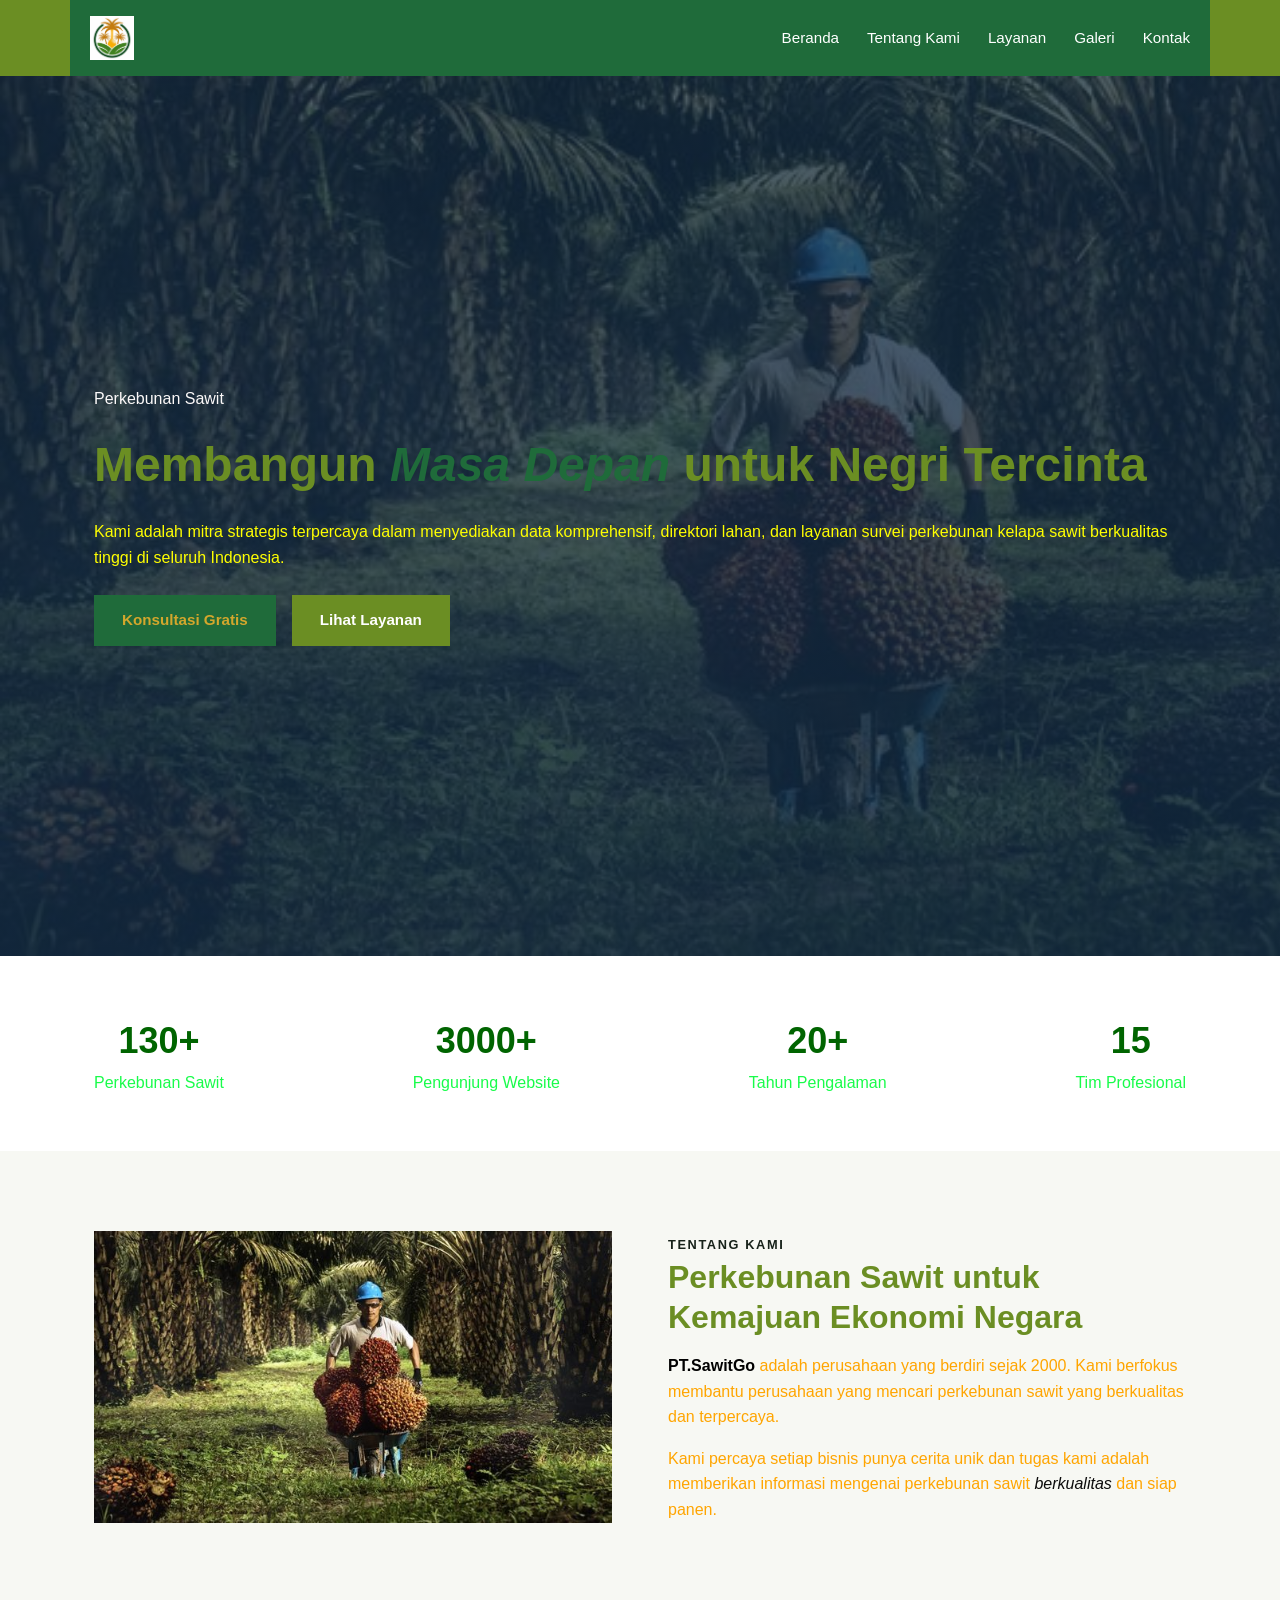
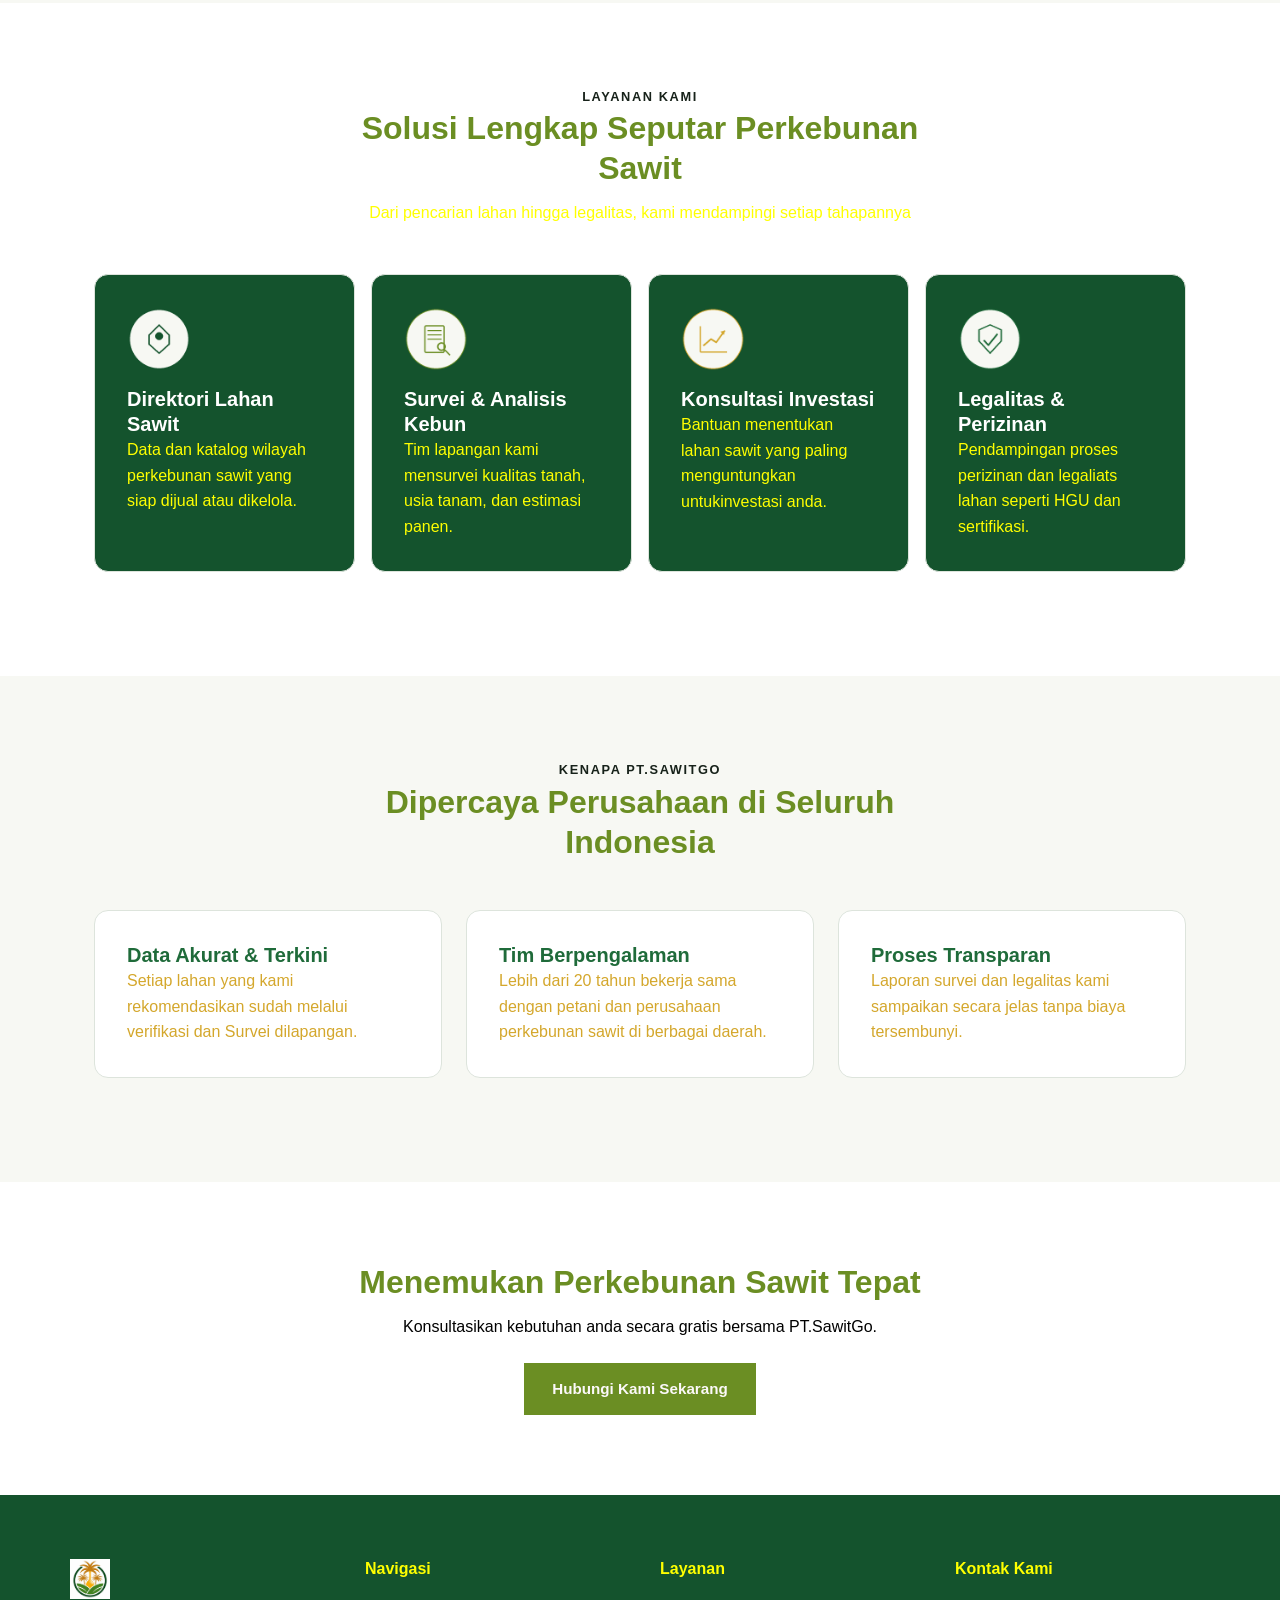
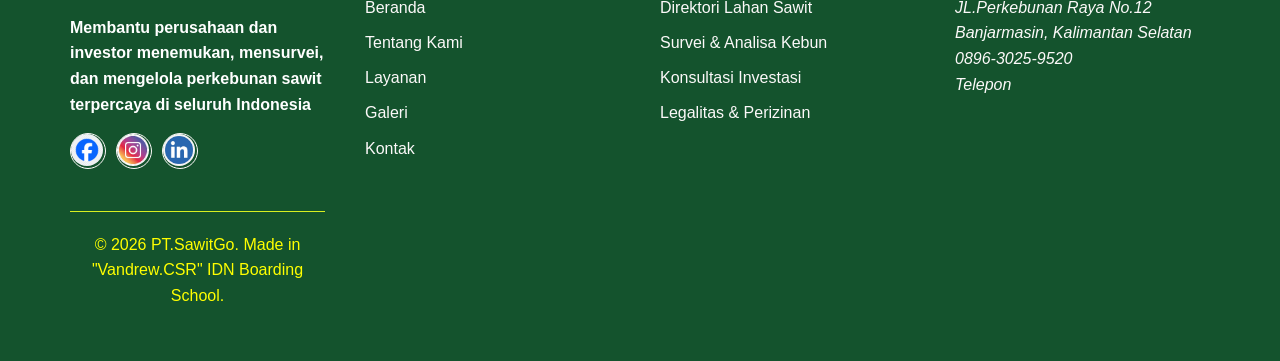
<file: index.html>
<!DOCTYPE html>
<html lang="en">
    <head>
        <meta charset="UTF-8">
        <meta name="viewport" content="width=device-width, initial-scale=1.0">
        <title>PT.SawiGo</title>
        <link rel="stylesheet" href="assets/css/style.css">
    </head>
    <body>
        <header>

            <nav class="navbar bg-secondary">

                <div class="container navbar__inner">

                    <a href="" class="navbar__logo">
                        <img src="assets/image/Sawit.jpeg" alt="">
                    </a>

                    <ul class="navbar__menu">
                        <li><a href="">Beranda</a></li>
                        <li><a href="tentang.html">Tentang Kami</a></li>
                        <li><a href="layanan.html">Layanan</a></li>
                        <li><a href="galeri.html">Galeri</a></li>
                        <li><a href="kontak.html">Kontak</a></li>
                    </ul>

                </div>

            </nav>

        </header>

        <main>

            <!-- Section Hero -->
            <section class="hero" id="hero">

                <div class="container hero__inner">
                    <span>Perkebunan Sawit</span>

                    <h1>Membangun <em>Masa Depan</em> untuk Negri Tercinta</h1>
                    <p>
                        Kami adalah mitra strategis terpercaya dalam menyediakan data komprehensif,
                         direktori lahan, dan layanan survei perkebunan kelapa sawit berkualitas tinggi di seluruh Indonesia.
                    </p>

                    <div class="btn-group">
                        <a href="kontak.html" class="btn btn--primary">Konsultasi Gratis</a>
                        <a href="Layanan.html" class="btn btn--outline ">Lihat Layanan</a>
                    </div>

                </div>

            </section>

            <!-- Section Statistik -->
            <section style="padding: 3.5rem; ">

                <div class="container stats">

                    <div class="stats__item"><strong>130+</strong><p style="color: rgb(24, 252, 74);">Perkebunan Sawit</p></div>
                    <div class="stats__item"><strong>3000+</strong><p style="color: rgb(24, 252, 74);">Pengunjung Website</p></div>
                    <div class="stats__item"><strong>20+</strong><p style="color: rgb(24, 252, 74);">Tahun Pengalaman</p></div>
                    <div class="stats__item"><strong>15</strong><p style="color: rgb(24, 252, 74);">Tim Profesional</p></div>

                </div>

            </section>

            <!-- Section Tentang -->
            <section class="bg-light">

                <div class="container grid-about">

                    <div class="grid-about__image">
                        <img src="assets/image/Petani.jpeg" alt="Ilustrasi">
                    </div>

                    <div class="grid-about__text">

                        <div class="section-title" style="text-align: left; margin: 0 0 1rem 0;">
                            <span>Tentang Kami</span>
                            <h2>Perkebunan Sawit untuk Kemajuan Ekonomi Negara</h2>
                        </div>

                        <p style="color: orange;">
                        <strong style="color: black;">PT.SawitGo</strong> adalah perusahaan yang berdiri sejak 2000. Kami
                        berfokus membantu perusahaan yang mencari perkebunan sawit yang
                        berkualitas dan terpercaya.
                        </p>

                        <p style="margin-top: 1rem; color: orange;">Kami percaya setiap bisnis punya cerita unik dan tugas
                        kami adalah
                        memberikan informasi mengenai perkebunan sawit
                         <em style="color: rgb(12, 12, 12);">berkualitas</em> dan siap panen.
                        </p>

                    </div>

                </div>

            </section>

            <!-- Section Layanan -->
            <section>
                    <div class="container">

                        <div class="section-title">
                            <span>Layanan Kami</span>
                            <h2>Solusi Lengkap Seputar Perkebunan Sawit</h2>
                            <p>Dari pencarian lahan hingga legalitas, kami mendampingi setiap tahapannya</p>
                        </div>

                        <div class="grid-services">

                            <div class="card card__services">
                                <img src="assets/image/icon-1.png" alt="ikon lahan sawit" 
                                style="width: 64px; height: 64px; margin-bottom: 1rem;">
                                <h3>Direktori Lahan Sawit</h3>
                                <p>Data dan katalog wilayah perkebunan sawit yang siap dijual atau dikelola.</p>
                            </div>

                            <div class="card card__services">
                                <img src="assets/image/icon-2.png" alt="ikon survei" 
                                style="width: 64px; height: 64px; margin-bottom: 1rem;">
                                <h3>Survei &amp; Analisis Kebun</h3>
                                <p>Tim lapangan kami mensurvei kualitas tanah, usia tanam, dan estimasi panen.</p>
                            </div>

                            <div class="card card__services">
                                <img src="assets/image/icon-3.png" alt="ikon konsultasi"
                                style="width: 64px; height: 64px; margin-bottom: 1rem;">
                                <h3>Konsultasi Investasi</h3>
                                <p>Bantuan menentukan lahan sawit yang paling menguntungkan untukinvestasi anda.</p>
                            </div>

                            <div class="card card__services">
                                <img src="assets/image/icon-4.png" alt="ikon legalitas"
                                style="width: 64px; height: 64px; margin-bottom: 1rem;">
                                <h3>Legalitas &amp; Perizinan</h3>
                                <p>Pendampingan proses perizinan dan legaliats lahan seperti HGU dan sertifikasi.</p>
                            </div>

                        </div>

                    </div>
            </section>

            <!-- section kenapa memilih kami -->
            <section class="bg-light">

                <div class="container">

                    <div class="section-title">
                        <span>Kenapa PT.SawitGO</span>
                        <h2>Dipercaya Perusahaan di Seluruh Indonesia</h2>
                    </div>

                    <div class="flex-row">
                        
                        <div class="card1">
                            <h3>Data Akurat &amp; Terkini</h3>
                            <p class="paragraf">Setiap lahan yang kami rekomendasikan sudah melalui verifikasi dan Survei
                                dilapangan.
                            </p>
                        </div>

                        <div class="card1">
                            <h3>Tim Berpengalaman</h3>
                            <p class="paragraf">Lebih dari 20 tahun bekerja sama dengan petani dan perusahaan
                                perkebunan sawit di berbagai daerah.
                            </p>
                        </div>

                        <div class="card1">
                            <h3>Proses Transparan</h3>
                            <p class="paragraf">Laporan survei dan legalitas kami sampaikan
                                secara jelas tanpa biaya tersembunyi.</p>
                        </div>

                    </div>

                </div>

            </section>

            <!-- Kontak Kami -->
            <section>

                <div class="container" style="text-align: center;">
                    <h2>Menemukan Perkebunan Sawit Tepat</h2>
                    <p style="max-width: 520px; margin: 0 auto 1.5rem auto; color: black;">Konsultasikan kebutuhan anda secara gratis bersama
                        PT.SawitGo.
                    </p>
                    <a href="" class="btn btn--dark">Hubungi Kami Sekarang</a>
                </div>

            </section>
        </main>

        <footer class="footer">

            <div class="container footer-grid">

                <div>
                    <img src="assets/image/Sawit.jpeg" alt="logo sawit"
                    style="height: 2.5rem; margin-bottom: 1rem;">
                    <p>
                        <strong>
                        Membantu perusahaan dan investor menemukan,
                        mensurvei, dan mengelola perkebunan sawit terpercaya di seluruh Indonesia
                        </strong>
                    </p>

                    <div class="social-links" style="margin-top: 1rem; display: flex; gap: 10px; align-items: center;">
                        <a href="https://www.facebook.com" target="_blank" rel="noopener" aria-label="Facebook">
                            <img src="assets/image/facebook-logo.webp" alt="Facebook" style="width: 32px; height: 32px; border-radius: 50%;">
                        </a>
                        <a href="https://www.instagram.com" target="_blank" rel="noopener" aria-label="Instagram">
                            <img src="assets/image/sm_5b37de3263964.jpg" alt="Instagram" style="width: 32px; height: 32px; border-radius: 50%;">
                        </a>
                        <a href="https://www.linkedin.com" target="_blank" rel="noopener" aria-label="LinkedIn">
                            <img src="assets/image/czNmcy1wcml2YXRlL3Jhd3BpeGVsX2ltYWdlcy93ZWJzaXRlX2NvbnRlbnQvbHIvdjk4Mi1kMy0xMC5wbmc.jpg" alt="LinkedIn" style="width: 32px; height: 32px; border-radius: 50%;">
                        </a>
                    </div>

                </div>

                <div>
                    <h4>Navigasi</h4>
                    <ul>
                        <li><a href="">Beranda</a></li>
                        <li><a href="">Tentang Kami</a></li>
                        <li><a href="">Layanan</a></li>
                        <li><a href="">Galeri</a></li>
                        <li><a href="">Kontak</a></li>
                    </ul>
                </div>

                <div>
                    <h4>Layanan</h4>
                    <ul>
                        <li><a href="layanan.html">Direktori Lahan Sawit</a></li>
                        <li><a href="layanan.html">Survei &amp; Analisa Kebun</a></li>
                        <li><a href="layanan.html">Konsultasi Investasi</a></li>
                        <li><a href="layanan.html">Legalitas &amp; Perizinan</a></li>
                    </ul>
                </div>

                <div>
                    <h4>Kontak Kami</h4>
                    <address>
                        JL.Perkebunan Raya No.12<br>
                        Banjarmasin, Kalimantan Selatan<br>
                        0896-3025-9520<br>
                        <a href="https://web.whatsapp.com/">Telepon</a>
                    </address>
                </div>

                <div class="footer-bottom">
                    <p>&copy; 2026 PT.SawitGo. Made in "Vandrew.CSR" IDN Boarding School.</p>
                </div>

            </div>

        </footer>
        
    </body>

</html>
</file>
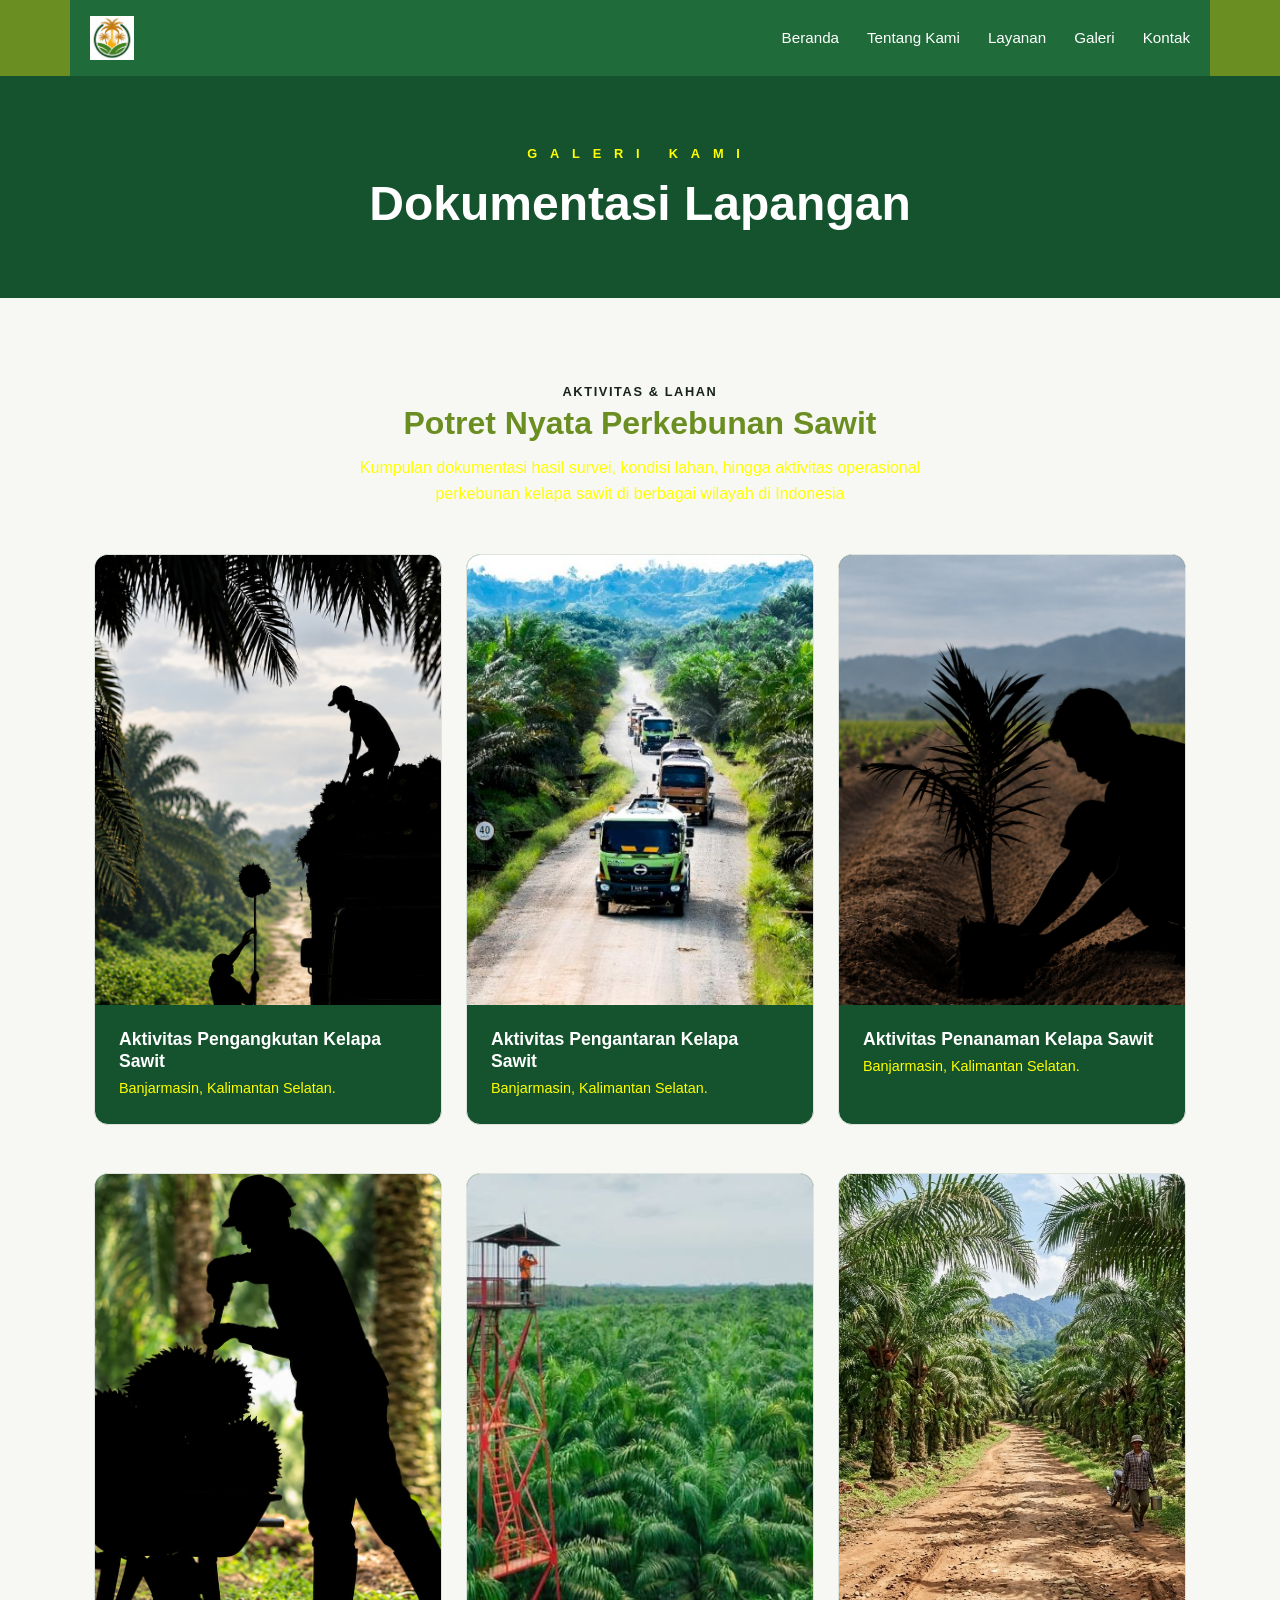
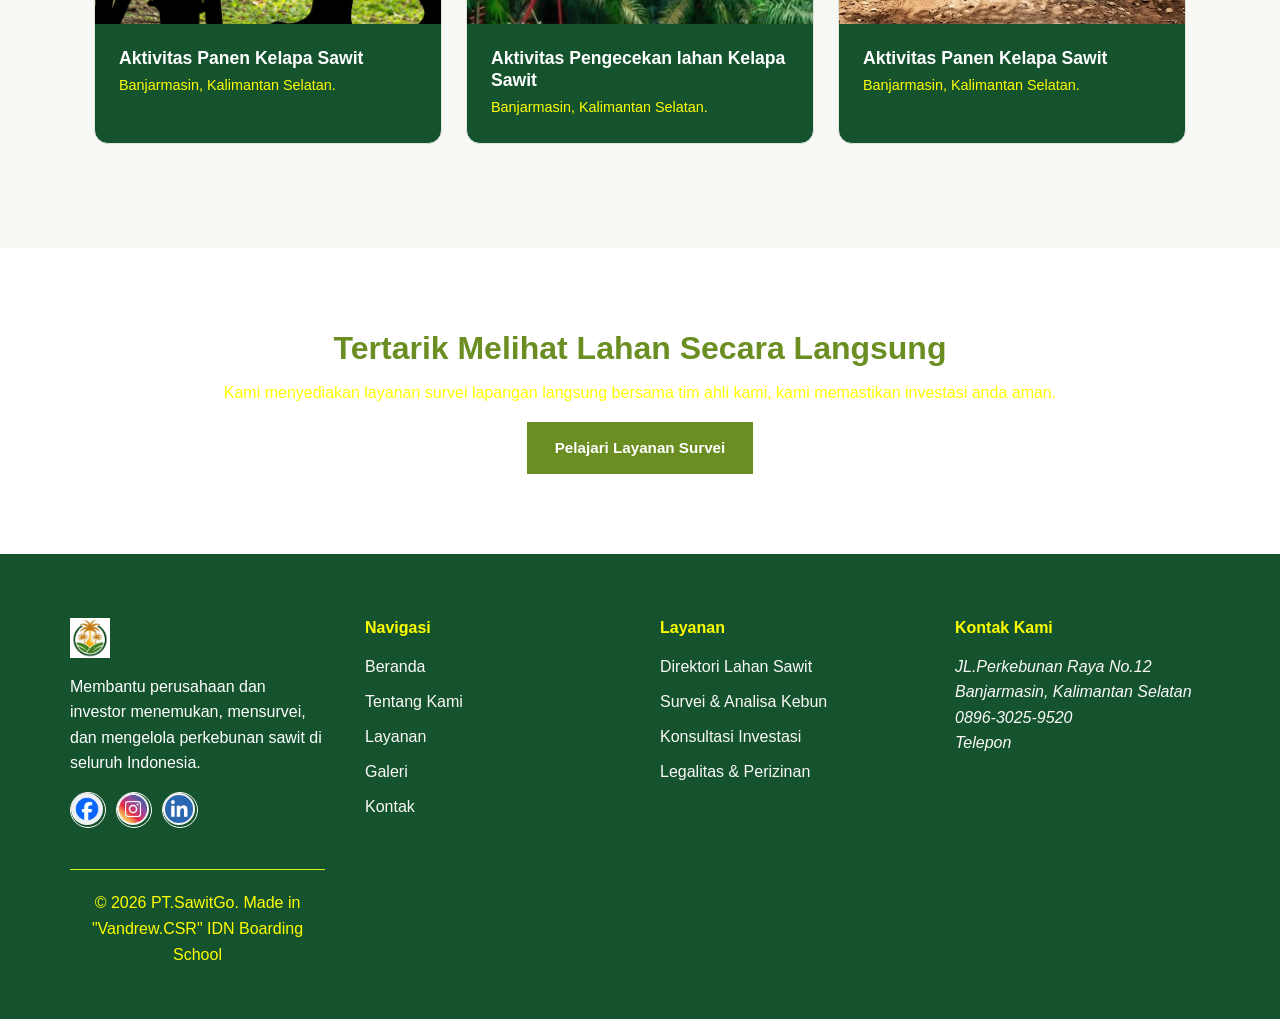
<file: galeri.html>
<!DOCTYPE html>
<html lang="en">

    <head>
        <meta charset="UTF-8">
        <meta name="viewport" content="width=device-width, initial-scale=1.0">
        <title>PT.SawitGo (galeri)</title>
        <link rel="stylesheet" href="assets/css/style.css">
    </head>

    <body>

        <header>

            <nav class="navbar bg-secondary">

                <div class="container navbar__inner">

                    <a href="" class="navbar__logo">
                        <img src="assets/image/Sawit.jpeg" alt="">
                    </a>

                    <ul class="navbar__menu">
                        <li><a href="index.html">Beranda</a></li>
                        <li><a href="tentang.html">Tentang Kami</a></li>
                        <li><a href="layanan.html">Layanan</a></li>
                        <li><a href="galeri.html">Galeri</a></li>
                        <li><a href="kontak.html">Kontak</a></li>
                    </ul>

                </div>

            </nav>

        </header>

        <main>

            <section class="bg-primary" style="padding: 4rem 0;">

                <div class="container" style="text-align: center;;">
                    <span style="color: yellow; text-transform: uppercase;
                    letter-spacing: 0.8rem; font-size: 0.8rem; font-weight: 700;">Galeri Kami</span>
                    <h1 style="color: white; margin-top: 0.5rem;">Dokumentasi Lapangan</h1>
                </div>

            </section>

            <!-- section grid foto galeri -->
                     <section class="bg-light">
            <div class="container">
                <!-- title -->
                <div class="section-title">
                    <span>Aktivitas & Lahan</span>
                    <h2>Potret Nyata Perkebunan Sawit</h2>
                    <p>
                        Kumpulan dokumentasi hasil survei, kondisi lahan, 
                        hingga aktivitas operasional perkebunan kelapa sawit
                        di berbagai wilayah di Indonesia
                    </p>
                </div>
                <!-- galeri -->
                <div style="display: grid; grid-template-columns: repeat(auto-fit, minmax(300px, 1fr)); gap: 1.5rem;">
                    <!-- item galeri 1 -->
                    <div class="card" style="padding: 0; overflow: hidden; border-radius: 14px;">
                        <img src="assets/image/ChatGPT Image 23 Sep 2026, 09.08.24.png" alt=""
                        style="width: 100%; height: 450px; object-fit: cover;">
                        <div style="padding: 1.5rem;">
                            <h3 style="font-size: 1.1rem; margin-bottom: 0.25rem;">Aktivitas Pengangkutan Kelapa Sawit</h3>
                            <p style="font-size: 0.9rem; color: yellow;">Banjarmasin, Kalimantan Selatan.</p>
                        </div>
                    </div>
                    <!-- item galeri 2 -->
                     <div class="card" style="padding: 0; overflow: hidden; border-radius: 14px;">
                        <img src="assets/image/image_750x_683f18fe6decf.jpg" alt=""
                        style="width: 100%; height: 450px; object-fit: cover;">
                        <div style="padding: 1.5rem;">
                            <h3 style="font-size: 1.1rem; margin-bottom: 0.25rem;">Aktivitas Pengantaran Kelapa Sawit</h3>
                            <p style="font-size: 0.9rem; color: yellow;">Banjarmasin, Kalimantan Selatan.</p>
                        </div>
                    </div>
                    <!-- item galeri 3 -->
                     <div class="card" style="padding: 0; overflow: hidden; border-radius: 14px;">
                        <img src="assets/image/image2.png" alt=""
                        style="width: 100%; height: 450px; object-fit: cover;">
                        <div style="padding: 1.5rem;">
                            <h3 style="font-size: 1.1rem; margin-bottom: 0.25rem;">Aktivitas Penanaman Kelapa Sawit</h3>
                            <p style="font-size: 0.9rem; color: yellow;">Banjarmasin, Kalimantan Selatan.</p>
                        </div>
                    </div>
                    <!-- item galeri 4 -->
                     <div class="card" style="padding: 0; overflow: hidden; border-radius: 14px;">
                        <img src="assets/image/Petani Siluet.png" alt=""
                        style="width: 100%; height: 450px; object-fit: cover;">
                        <div style="padding: 1.5rem;">
                            <h3 style="font-size: 1.1rem; margin-bottom: 0.25rem;">Aktivitas Panen Kelapa Sawit</h3>
                            <p style="font-size: 0.9rem; color: yellow;">Banjarmasin, Kalimantan Selatan.</p>
                        </div>
                    </div>
                    <!-- item galeri 5 -->
                     <div class="card" style="padding: 0; overflow: hidden; border-radius: 14px;">
                        <img src="assets/image/IMG-20251009-WA0002.jpg" alt=""
                        style="width: 100%; height: 450px; object-fit: cover;">
                        <div style="padding: 1.5rem;">
                            <h3 style="font-size: 1.1rem; margin-bottom: 0.25rem;">Aktivitas Pengecekan lahan Kelapa Sawit</h3>
                            <p style="font-size: 0.9rem; color: yellow;">Banjarmasin, Kalimantan Selatan.</p>
                        </div>
                    </div>
                    <!-- item galeri 6 -->
                     <div class="card" style="padding: 0; overflow: hidden; border-radius: 14px;">
                        <img src="assets/image/1775445237.jpg" alt=""
                        style="width: 100%; height: 450px; object-fit: cover;">
                        <div style="padding: 1.5rem;">
                            <h3 style="font-size: 1.1rem; margin-bottom: 0.25rem;">Aktivitas Panen Kelapa Sawit</h3>
                            <p style="font-size: 0.9rem; color: yellow;">Banjarmasin, Kalimantan Selatan.</p>
                        </div>
                    </div>

                </div>

            </div>

         </section>

            <section>

                <div class="container" style="text-align: center;">
                    <h2>Tertarik Melihat Lahan Secara Langsung</h2>
                    <p style="margin-bottom: 1rem;">
                        Kami menyediakan layanan survei lapangan langsung bersama 
                        tim ahli kami, kami memastikan investasi anda aman.
                    </p>
                    <a href="layanan.html" class="btn btn--outline">Pelajari Layanan Survei</a>
                </div>

            </section>

        </main>

    

        <footer class="footer">

            <div class="container footer-grid">

                <div>
                    <img src="assets/image/Sawit.jpeg" alt=""
                    style="height: 2.5rem; margin-bottom: 1rem;">
                    <p style="color: white;">
                        Membantu perusahaan dan investor menemukan, mensurvei,
                        dan mengelola perkebunan sawit di seluruh Indonesia.
                    </p>

                    <div class="social-links" style="margin-top: 1rem; display: flex; gap: 10px; align-items: center;">
                        <a href="https://www.facebook.com" target="_blank" rel="noopener" aria-label="Facebook">
                            <img src="assets/image/facebook-logo.webp" alt="Facebook" style="width: 32px; height: 32px; border-radius: 50%;">
                        </a>
                        <a href="https://www.instagram.com" target="_blank" rel="noopener" aria-label="Instagram">
                            <img src="assets/image/sm_5b37de3263964.jpg" alt="Instagram" style="width: 32px; height: 32px; border-radius: 50%;">
                        </a>
                        <a href="https://www.linkedin.com" target="_blank" rel="noopener" aria-label="LinkedIn">
                            <img src="assets/image/czNmcy1wcml2YXRlL3Jhd3BpeGVsX2ltYWdlcy93ZWJzaXRlX2NvbnRlbnQvbHIvdjk4Mi1kMy0xMC5wbmc.jpg" alt="LinkedIn" style="width: 32px; height: 32px; border-radius: 50%;">
                        </a>
                    </div>

                </div>

                <div>
                    <h4>Navigasi</h4>
                    <ul>
                        <li><a href="">Beranda</a></li>
                        <li><a href="">Tentang Kami</a></li>
                        <li><a href="">Layanan</a></li>
                        <li><a href="">Galeri</a></li>
                        <li><a href="">Kontak</a></li>
                    </ul>
                </div>

                <div>
                    <h4>Layanan</h4>
                    <ul>
                        <li><a href="layanan.html">Direktori Lahan Sawit</a></li>
                        <li><a href="layanan.html">Survei &amp; Analisa Kebun</a></li>
                        <li><a href="layanan.html">Konsultasi Investasi</a></li>
                        <li><a href="layanan.html">Legalitas &amp; Perizinan</a></li>
                    </ul>
                </div>

                <div>
                    <h4>Kontak Kami</h4>
                    <address>
                        JL.Perkebunan Raya No.12<br>
                        Banjarmasin, Kalimantan Selatan<br>
                        0896-3025-9520<br>
                        <a href="https://web.whatsapp.com/">Telepon</a>
                    </address>
                </div>

                <div class="footer-bottom">
                    <p>&copy; 2026 PT.SawitGo. Made in "Vandrew.CSR" IDN Boarding School</p>
                </div>

            </div>

        </footer>

    </body>

</html>
</file>
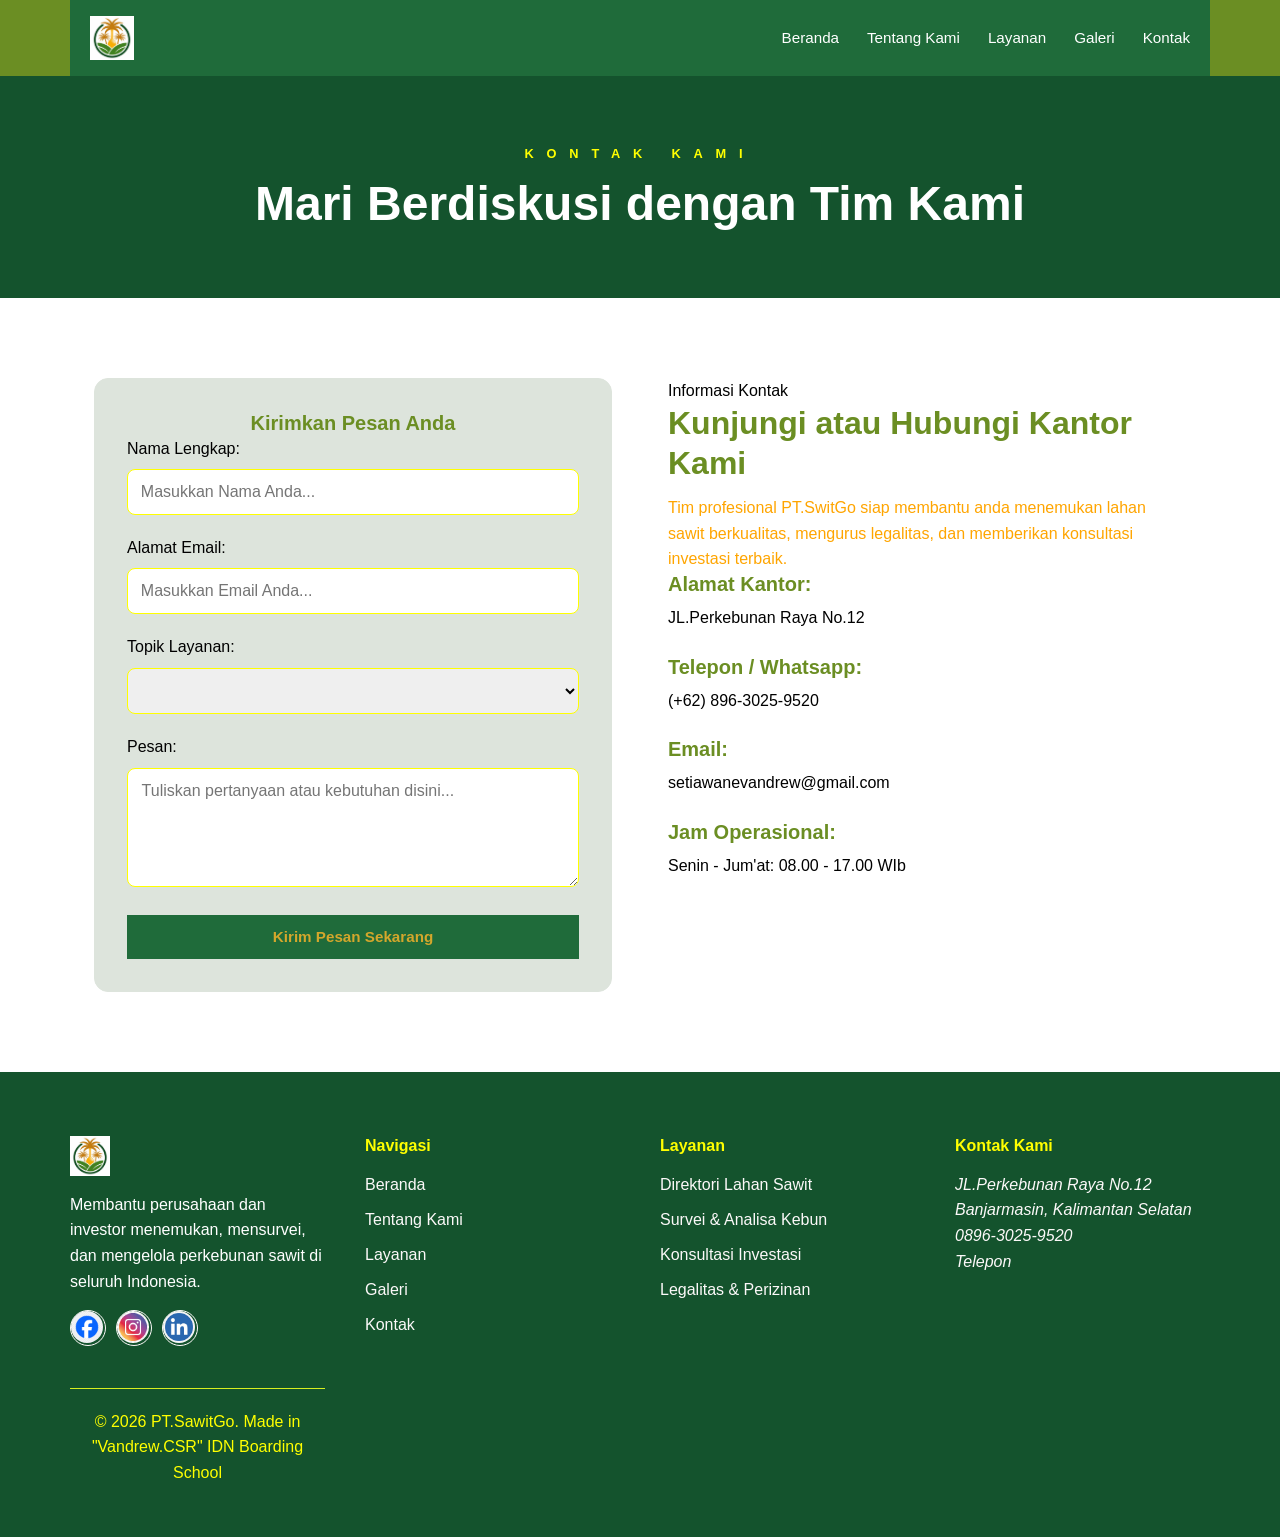
<file: kontak.html>
<!DOCTYPE html>
<html lang="en">
    <head>
        <meta charset="UTF-8">
        <meta name="viewport" content="width=device-width, initial-scale=1.0">
        <title>PT.SawitGO (kontak)</title>
        <link rel="stylesheet" href="assets/css/style.css">
        <link rel="stylesheet" href="https://cdnjs.cloudflare.com/ajax/libs/font-awesome/6.4.0/css/all.min.css">
    </head>

    <body>
        <header>

            <nav class="navbar bg-secondary">

                <div class="container navbar__inner">

                    <a href="" class="navbar__logo">
                        <img src="assets/image/Sawit.jpeg" alt="">
                    </a>

                    <ul class="navbar__menu">
                        <li><a href="index.html">Beranda</a></li>
                        <li><a href="tentang.html">Tentang Kami</a></li>
                        <li><a href="layanan.html">Layanan</a></li>
                        <li><a href="galeri.html">Galeri</a></li>
                        <li><a href="kontak.html">Kontak</a></li>
                    </ul>

                </div>

            </nav>

        </header>

        <main>

            <section class="bg-primary" style="padding: 4rem 0;">

                <div class="container" style="text-align: center;">
                    <span style="color: yellow; text-transform: uppercase;
                    letter-spacing: 0.8rem; font-weight: 700; font-size: 0.8rem;">Kontak Kami</span>
                    <h1 style="color: white; margin-top: 0.5rem;">Mari Berdiskusi dengan Tim Kami</h1>
                </div>

            </section>

            <section>

                <div class="container grid-about" style="align-items: start;">

                    <div class="grid-about__text" style="text-align: left;
                        margin: 0 0 1.5rem;">

                        <div>
                            <span style="color: black;">Informasi Kontak</span>
                            <h2>Kunjungi atau Hubungi Kantor Kami</h2>
                        </div>
                        <p style="color: orange;">
                            Tim profesional PT.SwitGo siap membantu anda menemukan lahan sawit berkualitas,
                            mengurus legalitas, dan memberikan konsultasi investasi terbaik.
                        </p>

                        <div style="display: flex; flex-direction: column; gap: 1.5rem;">

                            <div>
                                <h3 class="h3-1" style="margin-bottom: 0.5rem;">Alamat Kantor:</h3>
                                <p style="color: black;">JL.Perkebunan Raya No.12</p>
                            </div>

                            <div>
                                <h3 class="h3-1" style="margin-bottom: 0.5rem;">Telepon / Whatsapp:</h3>
                                <p style="color: black;">(+62) 896-3025-9520</p>
                            </div>

                            <div>
                                <h3 class="h3-1" style="margin-bottom: 0.5rem;">Email:</h3>
                                <p style="color: black;">setiawanevandrew@gmail.com</p>
                            </div>

                            <div>
                                <h3 class="h3-1" style="margin-bottom: 0.5rem;">Jam Operasional:</h3>
                                <p style="color: black;">Senin - Jum'at: 08.00 - 17.00 WIb </p>
                            </div>

                        </div>

                    </div>

                    <!-- kolom formulir kontak -->
                     <div class="card2" style="margin-bottom: 0;">

                        <h3 style="color: var(--secondary); text-align: center;">Kirimkan Pesan Anda</h3>
                        <form action="" method="post" style="display: flex; gap: 1.25rem; 
                        flex-direction: column;">
                            <div class="warna">
                                <label for="nama" style="display: block;
                                 margin-bottom: 0.5rem; font-weight: 500;
                                 font-size: 1rem;">Nama Lengkap:</label>
                                <input type="text" id="nama" placeholder="Masukkan Nama Anda..." required
                                 style="width: 100%; padding: 0.8rem; border: 1px solid yellow; border-radius: 8px;
                                 font-family: inherit; font-size: 1rem;">
                            </div>

                            <div class="warna">
                                <label for="email" style="display: block; margin-bottom: 0.5rem;
                                font-weight: 500; font-size: 1rem;">Alamat Email:</label>
                                <input type="email" placeholder="Masukkan Email Anda..." required
                                style="width: 100%; padding: 0.8rem; border: 1px solid yellow; border-radius: 8px;
                                font-family: inherit; font-size: 1rem;">
                            </div>

                            <div class="warna">
                                <label for="" style="display: block; margin-bottom: 0.5rem;
                                font-weight: 500; font-size: 1rem;">Topik Layanan:</label>
                                <select name="" id="" style="width: 100%; padding: 0.8rem; border: 1px solid yellow; border-radius: 8px;
                                    font-family: inherit; font-size: 1rem;">
                                    <option value=""></option>
                                    <option value="">Direktori Lahan Sawit</option>
                                    <option value="">Survei &amp; Analisis Kebun</option>
                                    <option value="">Konsultasi Investasi</option>
                                    <option value="">Legalitas &amp; Perizinan</option>
                                </select>
                            </div>

                            <div class="warna">
                                <label for="pesan" style="display: block; margin-bottom: 0.5rem;
                                font-weight: 500; font-size: 1rem;">Pesan:</label>
                                <textarea name="" id="pesan" rows="5" placeholder="Tuliskan pertanyaan atau kebutuhan disini..."
                                 required style="width: 100%; padding: 0.85rem; border: 1px solid yellow;
                                border-radius: 8px; font-family: inherit; font-size: 1rem; resize: vertical;"></textarea>
                            </div>

                            <button type="submit" class="btn btn--primary">Kirim Pesan Sekarang</button>

                        </form>

                     </div>

                </div>

            </section>

        </main>

        <footer class="footer">
            <div class="container footer-grid">

                <div>
                    <img src="assets/image/Sawit.jpeg" alt=""
                    style="height: 2.5rem; margin-bottom: 1rem;">
                    <p style="color: white;">
                        Membantu perusahaan dan investor menemukan, mensurvei,
                        dan mengelola perkebunan sawit di seluruh Indonesia.
                    </p>

                    <div class="social-links" style="margin-top: 1rem; display: flex; gap: 10px; align-items: center;">
                        <a href="https://www.facebook.com" target="_blank" rel="noopener" aria-label="Facebook">
                            <img src="assets/image/facebook-logo.webp" alt="Facebook" style="width: 32px; height: 32px; border-radius: 50%;">
                        </a>
                        <a href="https://www.instagram.com" target="_blank" rel="noopener" aria-label="Instagram">
                            <img src="assets/image/sm_5b37de3263964.jpg" alt="Instagram" style="width: 32px; height: 32px; border-radius: 50%;">
                        </a>
                        <a href="https://www.linkedin.com" target="_blank" rel="noopener" aria-label="LinkedIn">
                            <img src="assets/image/czNmcy1wcml2YXRlL3Jhd3BpeGVsX2ltYWdlcy93ZWJzaXRlX2NvbnRlbnQvbHIvdjk4Mi1kMy0xMC5wbmc.jpg" alt="LinkedIn" style="width: 32px; height: 32px; border-radius: 50%;">
                        </a>
                    </div>

                </div>

                <div>
                    <h4>Navigasi</h4>
                    <ul>
                        <li><a href="">Beranda</a></li>
                        <li><a href="">Tentang Kami</a></li>
                        <li><a href="">Layanan</a></li>
                        <li><a href="">Galeri</a></li>
                        <li><a href="">Kontak</a></li>
                    </ul>
                </div>

                <div>
                    <h4>Layanan</h4>
                    <ul>
                        <li><a href="layanan.html">Direktori Lahan Sawit</a></li>
                        <li><a href="layanan.html">Survei &amp; Analisa Kebun</a></li>
                        <li><a href="layanan.html">Konsultasi Investasi</a></li>
                        <li><a href="layanan.html">Legalitas &amp; Perizinan</a></li>
                    </ul>
                </div>

                <div>
                    <h4>Kontak Kami</h4>
                    <address>
                        JL.Perkebunan Raya No.12<br>
                        Banjarmasin, Kalimantan Selatan<br>
                        0896-3025-9520<br>
                        <a href="https://web.whatsapp.com/">Telepon</a>
                    </address>
                </div>

                <div class="footer-bottom">
                    <p>&copy; 2026 PT.SawitGo. Made in "Vandrew.CSR" IDN Boarding School</p>
                </div>

            </div>

        </footer>

    </body>

</html>
</file>
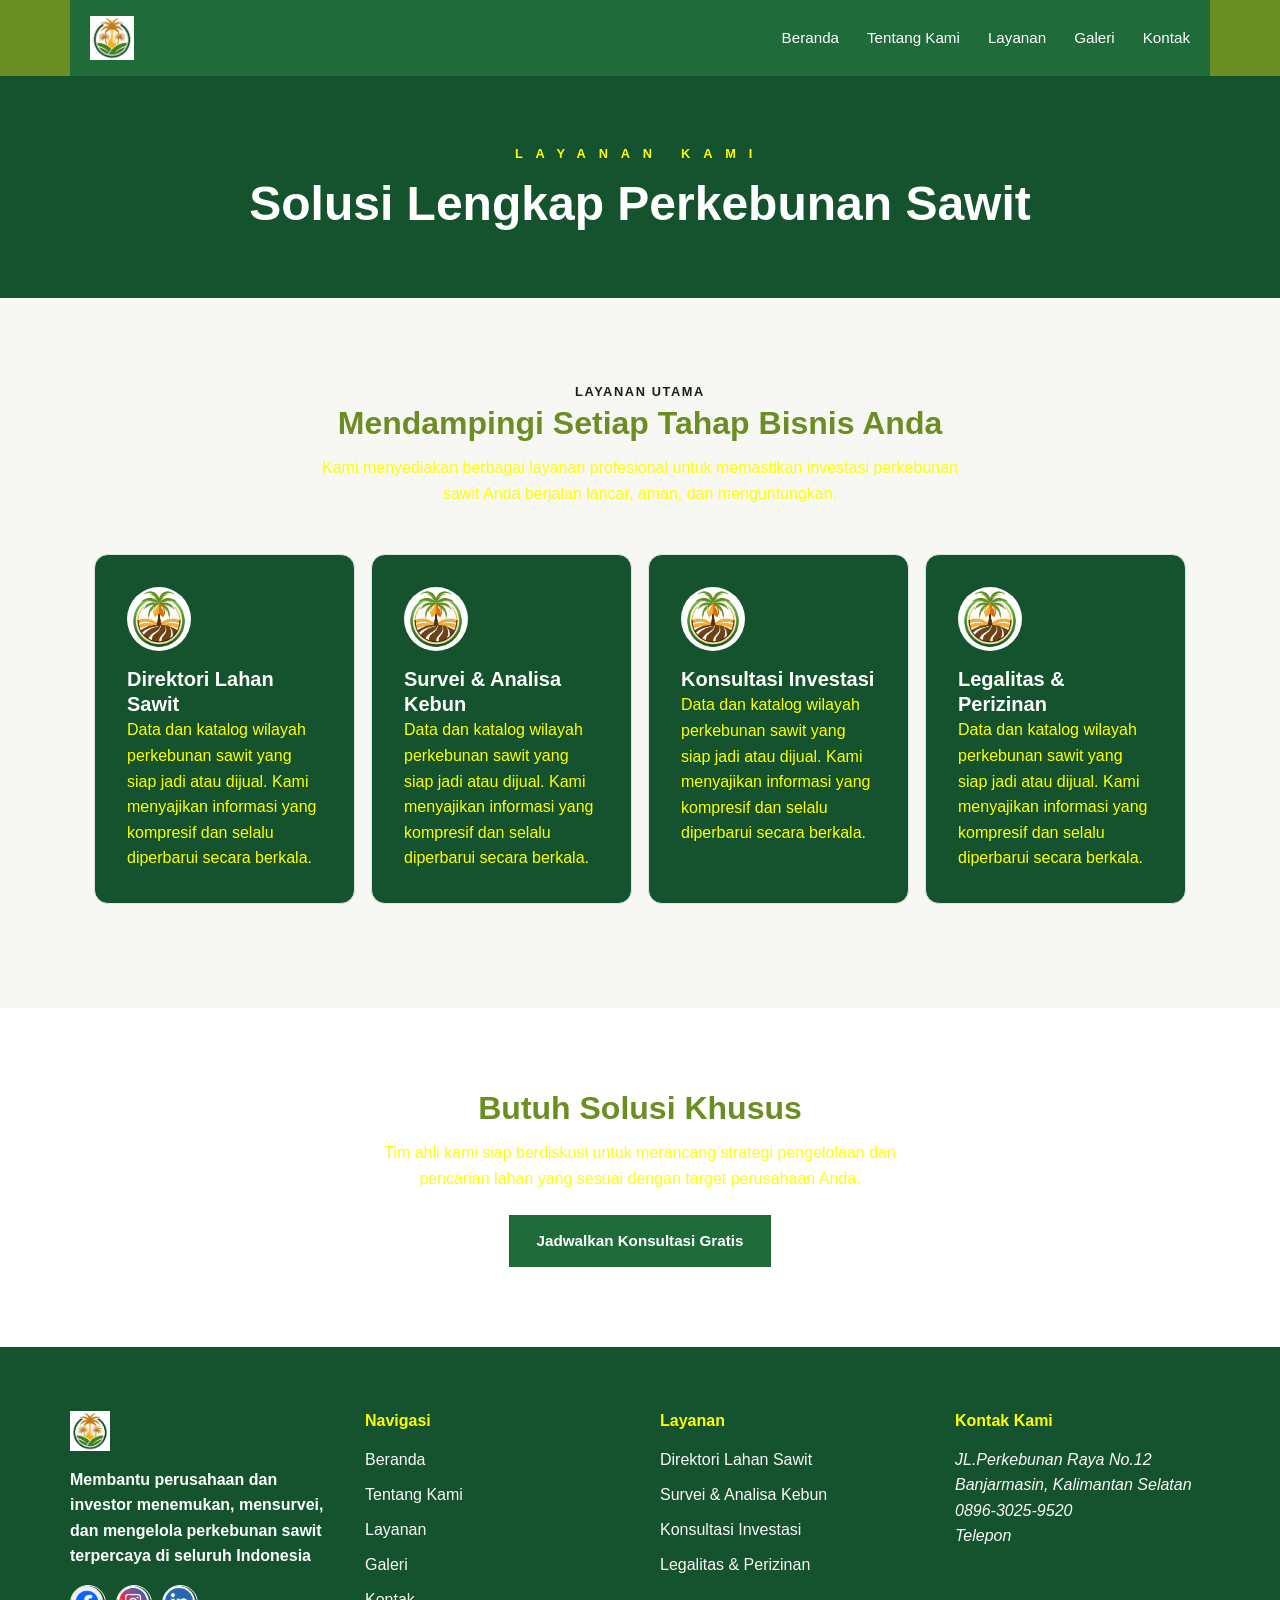
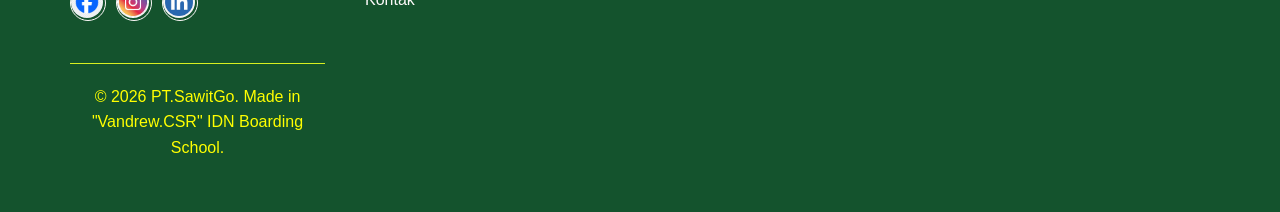
<file: layanan.html>
<!DOCTYPE html>
<html lang="en">
    <head>
        <meta charset="UTF-8">
        <meta name="viewport" content="width=device-width, initial-scale=1.0">
        <title>PT.SawitGo (layanan)</title>
        <link rel="stylesheet" href="assets/css/style.css">
    </head>

    <body>

        <header>

            <nav class="navbar bg-secondary">

                <div class="container navbar__inner">

                    <a href="" class="navbar__logo">
                        <img src="assets/image/Sawit.jpeg" alt="">
                    </a>

                    <ul class="navbar__menu">
                            <li><a href="index.html">Beranda</a></li>
                            <li><a href="tentang.html">Tentang Kami</a></li>
                            <li><a href="layanan.html">Layanan</a></li>
                            <li><a href="galeri.html">Galeri</a></li>
                            <li><a href="kontak.html">Kontak</a></li>
                    </ul>

                </div>

            </nav>

        </header>

        <main>
            <!-- section hero Layanan -->
            <section class="bg-primary" style="padding: 4rem 0;">

                <div class="container" style="text-align: center;">
                    <span style="text-transform: uppercase; letter-spacing: 0.8rem; 
                    font-size: 0.8rem; font-weight: 700; color: yellow;">Layanan Kami</span>
                    <h1 style="color: white; margin-top: 0.5rem;">Solusi Lengkap Perkebunan Sawit</h1>
                </div>

             </section>

             <!-- section detail layanan -->
              <section class="bg-light">

                <div class="container">

                    <div class="section-title">
                        <span>Layanan Utama</span>
                        <h2>Mendampingi Setiap Tahap Bisnis Anda</h2>
                        <p>
                            Kami menyediakan berbagai layanan profesional untuk
                            memastikan investasi perkebunan sawit Anda berjalan 
                            lancar, aman, dan menguntungkan.
                        </p>
                    </div>

                    <div class="grid-services">

                        <div class="card card__services">
                            <img src="assets/image/logo2.avif" alt="lahan sawit"
                            style="width: 64px; margin-bottom: 1rem; border-radius: 50%;">
                            <h3>Direktori Lahan Sawit</h3>
                            <p>
                                Data dan katalog wilayah perkebunan sawit
                                yang siap jadi atau dijual. Kami menyajikan 
                                informasi yang kompresif dan selalu diperbarui
                                secara berkala.
                            </p>
                        </div>

                        <div class="card card__services">
                            <img src="assets/image/logo2.avif" alt="lahan sawit"
                            style="width: 64px; margin-bottom: 1rem; border-radius: 50%;">
                            <h3>Survei &amp; Analisa Kebun</h3>
                            <p>
                                Data dan katalog wilayah perkebunan sawit
                                yang siap jadi atau dijual. Kami menyajikan 
                                informasi yang kompresif dan selalu diperbarui
                                secara berkala.
                            </p>
                        </div>

                        <div class="card card__services">
                            <img src="assets/image/logo2.avif" alt="lahan sawit"
                            style="width: 64px; margin-bottom: 1rem; border-radius: 50%;">
                            <h3>Konsultasi Investasi</h3>
                            <p>
                                Data dan katalog wilayah perkebunan sawit
                                yang siap jadi atau dijual. Kami menyajikan 
                                informasi yang kompresif dan selalu diperbarui
                                secara berkala.
                            </p>
                        </div>

                        <div class="card card__services">
                            <img src="assets/image/logo2.avif" alt="lahan sawit"
                            style="width: 64px; margin-bottom: 1rem; border-radius: 50%;">
                            <h3>Legalitas &amp; Perizinan</h3>
                            <p>
                                Data dan katalog wilayah perkebunan sawit
                                yang siap jadi atau dijual. Kami menyajikan 
                                informasi yang kompresif dan selalu diperbarui
                                secara berkala.
                            </p>
                        </div>

                    </div>

                </div>

            </section>

            <!-- section call to action -->
            <section>

                <div class="container" style="text-align: center;">
                    <h2>Butuh Solusi Khusus</h2>
                    <p style="max-width: 520px; margin: 0 auto 1.5rem;">
                        Tim ahli kami siap berdiskusi untuk merancang strategi
                        pengelolaan dan pencarian lahan yang sesuai dengan target
                        perusahaan Anda.
                    </p>
                    
                    <a href="" class="btn btn--primary" style="color: white;">Jadwalkan Konsultasi Gratis</a>
                </div>

            </section>

        </main>

        <footer class="footer">

            <div class="container footer-grid">

                <div>
                    <img src="assets/image/Sawit.jpeg" alt="logo sawit"
                    style="height: 2.5rem; margin-bottom: 1rem;">
                    <p>
                        <strong>
                        Membantu perusahaan dan investor menemukan,
                        mensurvei, dan mengelola perkebunan sawit terpercaya di seluruh Indonesia
                        </strong>
                    </p>

                    <div class="social-links" style="margin-top: 1rem; display: flex; gap: 10px; align-items: center;">
                        <a href="https://www.facebook.com" target="_blank" rel="noopener" aria-label="Facebook">
                            <img src="assets/image/facebook-logo.webp" alt="Facebook" style="width: 32px; height: 32px; border-radius: 50%;">
                        </a>
                        <a href="https://www.instagram.com" target="_blank" rel="noopener" aria-label="Instagram">
                            <img src="assets/image/sm_5b37de3263964.jpg" alt="Instagram" style="width: 32px; height: 32px; border-radius: 50%;">
                        </a>
                        <a href="https://www.linkedin.com" target="_blank" rel="noopener" aria-label="LinkedIn">
                            <img src="assets/image/czNmcy1wcml2YXRlL3Jhd3BpeGVsX2ltYWdlcy93ZWJzaXRlX2NvbnRlbnQvbHIvdjk4Mi1kMy0xMC5wbmc.jpg" alt="LinkedIn" style="width: 32px; height: 32px; border-radius: 50%;">
                        </a>
                    </div>

                </div>

                <div>
                    <h4>Navigasi</h4>
                    <ul>
                        <li><a href="">Beranda</a></li>
                        <li><a href="">Tentang Kami</a></li>
                        <li><a href="">Layanan</a></li>
                        <li><a href="">Galeri</a></li>
                        <li><a href="">Kontak</a></li>
                    </ul>
                </div>

                <div>
                    <h4>Layanan</h4>
                    <ul>
                        <li><a href="layanan.html">Direktori Lahan Sawit</a></li>
                        <li><a href="layanan.html">Survei &amp; Analisa Kebun</a></li>
                        <li><a href="layanan.html">Konsultasi Investasi</a></li>
                        <li><a href="layanan.html">Legalitas &amp; Perizinan</a></li>
                    </ul>
                </div>

                <div>
                    <h4>Kontak Kami</h4>
                    <address>
                        JL.Perkebunan Raya No.12<br>
                        Banjarmasin, Kalimantan Selatan<br>
                        0896-3025-9520<br>
                        <a href="https://web.whatsapp.com/">Telepon</a>
                    </address>
                </div>

                <div class="footer-bottom">
                    <p>&copy; 2026 PT.SawitGo. Made in "Vandrew.CSR" IDN Boarding School.</p>
                </div>

            </div>

        </footer>

    </body>

</html>
</file>
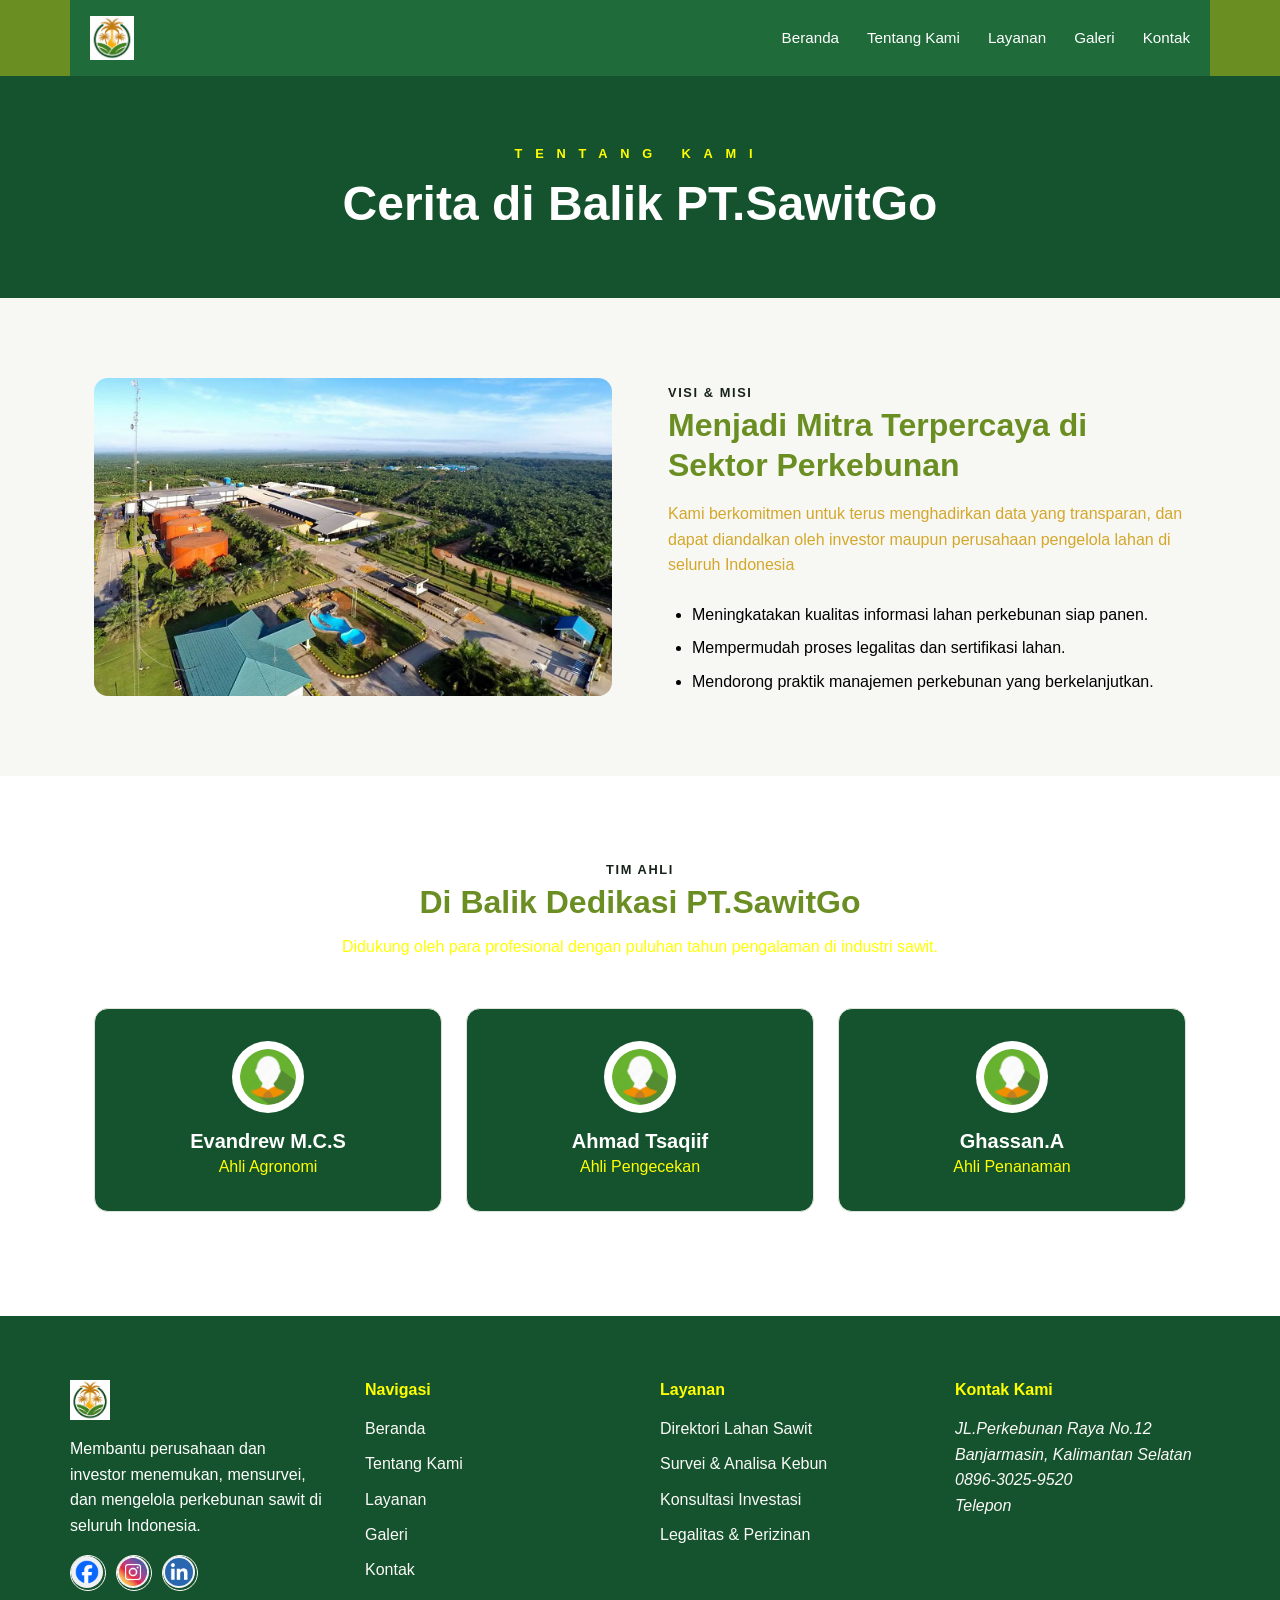
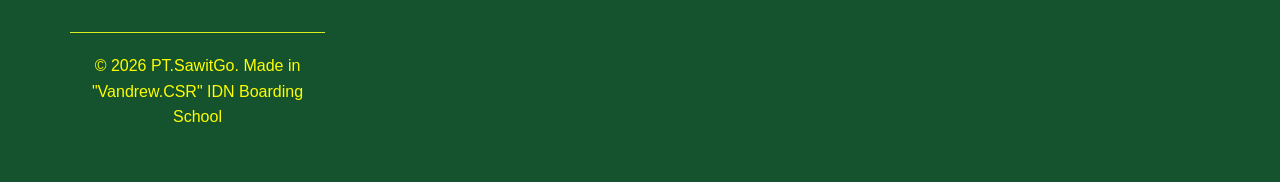
<file: tentang.html>
<!DOCTYPE html>
<html lang="en">
    <head>
        <meta charset="UTF-8">
        <meta name="viewport" content="width=device-width, initial-scale=1.0">
        <title>PT.SawitGo (tentang)</title>
        <link rel="stylesheet" href="assets/css/style.css">
    </head>

    <body>
        <header>

            <nav class="navbar bg-secondary">

                <div class="container navbar__inner">

                    <a href="" class="navbar__logo">
                        <img src="assets/image/Sawit.jpeg" alt="">
                    </a>

                    <ul class="navbar__menu">
                        <li><a href="index.html">Beranda</a></li>
                        <li><a href="tentang.html">Tentang Kami</a></li>
                        <li><a href="layanan.html">Layanan</a></li>
                        <li><a href="galeri.html">Galeri</a></li>
                        <li><a href="kontak.html">Kontak</a></li>
                    </ul>

                </div>

            </nav>

        </header>

        <main>

            <section class="bg-primary" style="padding: 4rem;">

                <div class="container" style="text-align: center;">
                    <span style="text-transform: uppercase;
                    letter-spacing: 1em; font-size: 0.8rem; font-weight: 700;
                    color: yellow;">Tentang Kami</span>
                    <h1 style="color: white; margin-top: 0.5rem;">Cerita di Balik PT.SawitGo</h1>
                </div>

            </section>

            <!-- section visi & misi -->
             <section class="bg-light">

                <div class="container grid-about">

                    <div class="grid-about__text">

                        <div class="section-title" style="text-align: left; margin: 0 0 1rem 0;">
                            <span>Visi & Misi</span>
                            <h2>Menjadi Mitra Terpercaya di Sektor Perkebunan</h2>
                        </div>

                        <p style="color: var(--accent);">
                            Kami berkomitmen untuk terus menghadirkan data yang
                            transparan, dan dapat diandalkan oleh investor maupun
                            perusahaan pengelola lahan di seluruh Indonesia
                        </p>

                        <ul style="margin-top: 1.5rem; list-style: disc; padding-left: 1.5rem;">
                            <li style="color: black; margin-bottom: 0.5rem;">Meningkatakan kualitas informasi lahan perkebunan siap panen.</li>
                            <li style="color: black; margin-bottom: 0.5rem;">Mempermudah proses legalitas dan sertifikasi lahan.</li>
                            <li style="color: black;">Mendorong praktik manajemen perkebunan yang berkelanjutkan.</li>
                        </ul>

                    </div>

                    <div class="grid-about__image">
                        <img src="assets/image/1768728852.jpg" alt="Visi Misi" style="border-radius: 14px;">
                    </div>

                </div>

             </section>

             <!-- section tim kami -->
              <section>
                
                <div class="container">

                    <div class="section-title">
                        <span>Tim Ahli</span>
                        <h2>Di Balik Dedikasi PT.SawitGo</h2>
                        <p>
                            Didukung oleh para profesional dengan puluhan tahun
                            pengalaman di industri sawit.
                        </p>
                    </div>

                    <div class="flex-row">

                        <div class="card" style="text-align: center;">
                            <img src="assets/image/Profile.png" alt="Tim agronomi" 
                            style="width: 72px; margin: 0 auto 1rem auto; padding: 0.5rem;
                            background: white; border-radius: 50%;">
                            <h3 style="color: white;">Evandrew M.C.S</h3>
                            <p>Ahli Agronomi</p>
                        </div>

                        <div class="card" style="text-align: center;">
                            <img src="assets/image/Profile.png" alt="Tim agronomi" 
                            style="width: 72px; margin: 0 auto 1rem auto; padding: 0.5rem;
                            background: white; border-radius: 50%;">
                            <h3 style="color: white;">Ahmad Tsaqiif</h3>
                            <p>Ahli Pengecekan</p>
                        </div>

                        <div class="card" style="text-align: center;">
                            <img src="assets/image/Profile.png" alt="Tim agronomi" 
                            style="width: 72px; margin: 0 auto 1rem auto; padding: 0.5rem;
                            background: white; border-radius: 50%;">
                            <h3 style="color: white;">Ghassan.A</h3>
                            <p>Ahli Penanaman</p>
                        </div>

                    </div>

                </div>

              </section>

        </main>

        <footer class="footer">

            <div class="container footer-grid">

                <div>
                    <img src="assets/image/Sawit.jpeg" alt=""
                    style="height: 2.5rem; margin-bottom: 1rem;">
                    <p style="color: white;">
                        Membantu perusahaan dan investor menemukan, mensurvei,
                        dan mengelola perkebunan sawit di seluruh Indonesia.
                    </p>

                    <div class="social-links" style="margin-top: 1rem; display: flex; gap: 10px; align-items: center;">
                        <a href="https://www.facebook.com" target="_blank" rel="noopener" aria-label="Facebook">
                            <img src="assets/image/facebook-logo.webp" alt="Facebook" style="width: 32px; height: 32px; border-radius: 50%;">
                        </a>
                        <a href="https://www.instagram.com" target="_blank" rel="noopener" aria-label="Instagram">
                            <img src="assets/image/sm_5b37de3263964.jpg" alt="Instagram" style="width: 32px; height: 32px; border-radius: 50%;">
                        </a>
                        <a href="https://www.linkedin.com" target="_blank" rel="noopener" aria-label="LinkedIn">
                            <img src="assets/image/czNmcy1wcml2YXRlL3Jhd3BpeGVsX2ltYWdlcy93ZWJzaXRlX2NvbnRlbnQvbHIvdjk4Mi1kMy0xMC5wbmc.jpg" alt="LinkedIn" style="width: 32px; height: 32px; border-radius: 50%;">
                        </a>
                    </div>

                </div>

                <div>
                    <h4>Navigasi</h4>
                    <ul>
                        <li><a href="">Beranda</a></li>
                        <li><a href="">Tentang Kami</a></li>
                        <li><a href="">Layanan</a></li>
                        <li><a href="">Galeri</a></li>
                        <li><a href="">Kontak</a></li>
                    </ul>
                </div>

                <div>
                    <h4>Layanan</h4>
                    <ul>
                        <li><a href="layanan.html">Direktori Lahan Sawit</a></li>
                        <li><a href="layanan.html">Survei &amp; Analisa Kebun</a></li>
                        <li><a href="layanan.html">Konsultasi Investasi</a></li>
                        <li><a href="layanan.html">Legalitas &amp; Perizinan</a></li>
                    </ul>
                </div>

                <div>
                    <h4>Kontak Kami</h4>
                    <address>
                        JL.Perkebunan Raya No.12<br>
                        Banjarmasin, Kalimantan Selatan<br>
                        0896-3025-9520<br>
                        <a href="https://web.whatsapp.com/">Telepon</a>
                    </address>
                </div>

                <div class="footer-bottom">
                    <p>&copy; 2026 PT.SawitGo. Made in "Vandrew.CSR" IDN Boarding School</p>
                </div>

            </div>

        </footer>
    </body>

</html>
</file>
<file: assets/css/style.css>
* {
    margin: 0;
    padding: 0;
    box-sizing: border-box;
}

html{
    scroll-behavior: smooth;
}

body{
    font-family: "inter", "segoe UI", Arial, sans-serif;
    color: rgb(252, 249, 249);
    line-height: 1.6;
    background-color: white;
}

img{
    max-width: 100%;
    display: block;
}

a{
    text-decoration: none;
    color: inherit;
}

ul, ol{
    list-style: none;
}

button{
    font-family: inherit;
    cursor: pointer;
    border: none;
}

:root{
    --primary: #14532D;
    --primary-light: #1F6B3A;

    --secondary: #6B8E23;
    --accent: #D4A72C;

    --light-bg: #F7F8F3;
    --gray-text: #59635B;
    --dark-text: #17221A;

    --border-color: #DDE4DC;
    --white: #FFFFFF;
}

.bg-secondary{
    background-color: var(--secondary);
}

.container{
    width: 100%;
    max-width: 1140px;
    margin: 0 auto;
    padding: 0 1.5rem;
}

section{
    padding: 5rem 0;
}

header{
    position: sticky;
    top: 0;
    left: 0;
    width: 100%;
    z-index: 100;
}

.navbar__inner{
    display: flex;
    align-items: center;
    justify-content: space-between;
    padding: 1rem 1.25rem;
    background-color: var(--primary-light);
}

.navbar__logo img{
    height: 2.75rem;
    width: auto;
}

.navbar__menu{
    display: flex;
    flex-direction: row;
    flex-wrap: wrap;
    justify-content: center;
    gap: 1rem 1.75rem;
}

.navbar__menu a{
    color: #FFFFFF;
    font-weight: 500;
    font-size: 0.95rem;
    padding-bottom: 0.25rem;
    border-bottom: 2px solid transparent;
    transition: border-color 0.2s ease, color 0.2s ease;
}

.hero {
    background-image: linear-gradient(rgba(18, 42, 66, 0.75), rgba(18, 42, 66, 0.85)) ,url(../image/Petani.jpeg);
    background-size: cover;
    background-repeat: no-repeat;
}

.hero__inner{
    display: flex;
    flex-direction: column;
    align-items: flex-start;
    justify-content: center;
    min-height: 80vh;
    gap: 1.5rem;
    text-align: left;
}

h1, h2, h3, h4{
    font-family: "Popping", "Segoe UI", Arial, sans-serif;
    font-weight: 600;
    line-height: 1.25;
    color: var(--secondary);
}

h1{
    font-size: 2.75rem;

}

h2{
    font-size: 2rem;
    margin-bottom: 0.75rem;
}

h3{
    font-size: 1.25rem;
}

p{
    font-size: 1rem;
    color: yellow;
}

strong {
    color: white;
}

em{
    color: var(--primary-light);
    font-style: italic;
}

.btn-group{
    display: flex;
    flex-direction: row;
    gap: 1rem;
    flex-wrap: wrap;
}

.btn{
    display: inline-block;
    padding: 0.85rem 1.75rem;
    font-weight: 600;
    font-size: 0.95rem;
}

.btn--primary{
    background: var(--primary-light);
    color: var(--accent);

}

.btn--outline{
    background: var(--secondary);
    color: #FFFFFF;
}

.stats{
    display: flex;
    justify-content: space-between;
    align-items: center;
    flex-wrap: wrap;
    gap: 2rem;
    text-align: center;
}

.stats__item strong{
    display: block;
    font-size: 2.25rem;
    color: darkgreen;
}

.bg-light{
background-color: var(--light-bg);
}

.grid-about{
display: grid;
grid-template-columns: 1fr 1fr;
grid-template-areas:
"gambar teks";
gap: 3.5rem;
align-items: center;
}

.grid-about__image{
grid-area: gambar;
}

.grid-about__text{
grid-area: teks;
}

.section-title{
text-align: center;
max-width: 640px;
margin: 0 auto 3rem auto;
}

.section-title span{
text-transform: uppercase;
letter-spacing: 0.1rem;
font-size: 0.8rem;
font-weight: 700;
color: var(--dark-text);
}

.grid-services{
    display: grid;
    grid-template-columns: repeat(auto-fit, minmax(240px,1fr));
    gap: 1rem; 
}

.card{
    width: 100%;
    padding: 2rem;
    margin-bottom: 1.5rem;
    border: 1px solid var(--border-color);
    border-radius: 14px;
    background: var(--primary);
    box-shadow: 0 ;
}

.card__services{
    position: relative;
    overflow: hidden;
}

.card1{
    width: 100%;
    padding: 2rem;
    margin-bottom: 1.5rem;
    border: 1px solid var(--border-color);
    border-radius: 14px;
    background: white;
    box-shadow: 0 ;
}

.flex-row{
    display: flex;
    flex-direction: row;
    flex-wrap: wrap;
    justify-content: center;
    align-items: stretch;
    gap: 1.5rem;
}

.flex-row > *{
    flex: 1 1 260px;
}

.btn--dark{
    background: var(--secondary);
}

.footer{
    background: var(--primary);
}

.footer-grid{
    display: grid;
    grid-template-columns: 1fr;
    gap: 2.5rem;
    padding: 4rem 0 2rem 0;
}

.footer-grid h4{
    color: yellow;
    margin-bottom: 1rem;
    font-size: 1rem;
}

.footer-grid ul li{
    margin-bottom: 0.6rem;
}

.footer-grid ul li a:hover{
    color: #2196F3;

}

.footer-bottom{
    border-top: 1px solid rgba(236, 255, 31, 0.907);
    padding: 1.25rem;
    text-align: center;
    font-size: 0.85rem;
}

.social-links{
    display: flex;
    gap: 0.75rem;
}

.social-links a{
    width: 2.25rem;
    height: 2.25rem;
    border-radius: 50%;
    border: 1px solid;
    text-align: center;
    justify-content: center;
}

.bg-primary{
    background-color: var(--primary);
}



.paragraf{
    color: var(--accent);
}

.card1 h3{
    color: var(--primary-light);
}

@media (min-width: 760px){
    h1{
        font-size: 3rem;
    }

    .grid-about{
        grid-template-columns: 1fr 1fr;
        grid-template-areas: "gambar teks";
    }

    .footer-grid{
        grid-template-columns: repeat(2, 1fr);
    }
}

@media (min-width: 992px){
    .navbar__menu {
        flex-wrap: nowrap;
    }

    .footer-grid{
        grid-template-columns: repeat(4, 1fr);
    }
}

h3{
    color: white;
}

.h3-1{
    color: var(--secondary);
}

.card2{
    width: 100%;
    padding: 2rem;
    margin-bottom: 1.5rem;
    border: 1px solid var(--border-color);
    border-radius: 14px;
    background: var(--border-color);
    box-shadow: 0 ;
}

.warna{
    color: black;
}
</file>
